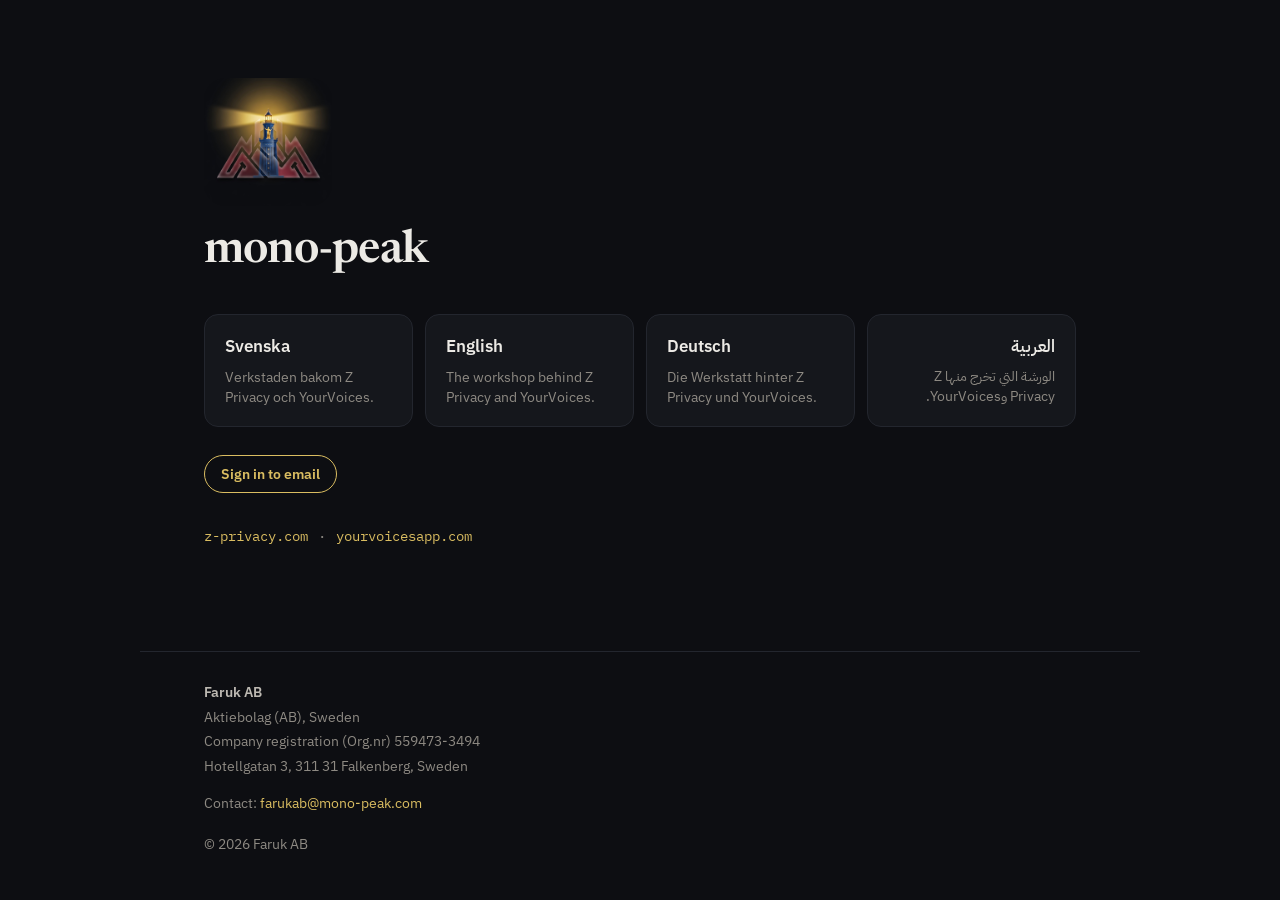
<file: site/index.html>
<!doctype html>
<html lang="en" dir="ltr">
<head>
<meta charset="utf-8">
<meta name="viewport" content="width=device-width, initial-scale=1">
<title>mono-peak</title>
<meta name="description" content="mono-peak — the workshop behind Z Privacy and YourVoices. Faruk AB, a Swedish limited company in Falkenberg.">
<meta name="referrer" content="no-referrer">
<link rel="icon" href="assets/logo-mark-32.png" sizes="32x32" type="image/png">
<link rel="icon" href="assets/logo-mark-64.png" sizes="64x64" type="image/png">
<link rel="apple-touch-icon" href="assets/logo-mark-180.png">
<link rel="stylesheet" href="assets/fonts.css">
<link rel="stylesheet" href="assets/site.css">
<link rel="canonical" href="https://mono-peak.com/">
<link rel="alternate" hreflang="sv" href="/sv/">
<link rel="alternate" hreflang="en" href="/en/">
<link rel="alternate" hreflang="de" href="/de/">
<link rel="alternate" hreflang="ar" href="/ar/">
<link rel="alternate" hreflang="x-default" href="/">
</head>
<body class="chooser">
<main>
<section class="hero">
  <span class="hero-mark big"><img src="assets/logo-mark-512.png" width="213" height="213" alt="mono-peak"></span>
  <h1 lang="en">mono-peak</h1>
  <div class="cards">
    <a class="card" href="/sv/" lang="sv" dir="ltr" hreflang="sv"><span class="cl">Svenska</span><span class="ci">Verkstaden bakom Z Privacy och YourVoices.</span></a>
    <a class="card" href="/en/" lang="en" dir="ltr" hreflang="en"><span class="cl">English</span><span class="ci">The workshop behind Z Privacy and YourVoices.</span></a>
    <a class="card" href="/de/" lang="de" dir="ltr" hreflang="de"><span class="cl">Deutsch</span><span class="ci">Die Werkstatt hinter Z Privacy und YourVoices.</span></a>
    <a class="card" href="/ar/" lang="ar" dir="rtl" hreflang="ar"><span class="cl">العربية</span><span class="ci">الورشة التي تخرج منها Z Privacy وYourVoices.</span></a>
  </div>
  <p class="signin-row"><a class="signin" href="/mail/" rel="nofollow">Sign in to email</a></p>
  <p class="links" lang="en" dir="ltr"><a href="https://z-privacy.com/" rel="noopener">z-privacy.com</a><span class="sep">·</span><a href="https://yourvoicesapp.com/" rel="noopener">yourvoicesapp.com</a></p>
</section>
</main>
<footer>
  <div class="legal"><div>Faruk AB</div><div>Aktiebolag (AB), Sweden</div><div>Company registration (Org.nr) 559473-3494</div><div>Hotellgatan 3, 311 31 Falkenberg, Sweden</div></div>
  <p class="legal-contact">Contact: <a href="mailto:farukab@mono-peak.com" dir="ltr">farukab@mono-peak.com</a></p>
  <p class="copy">© 2026 Faruk AB</p>
</footer>
</body>
</html>
</file>
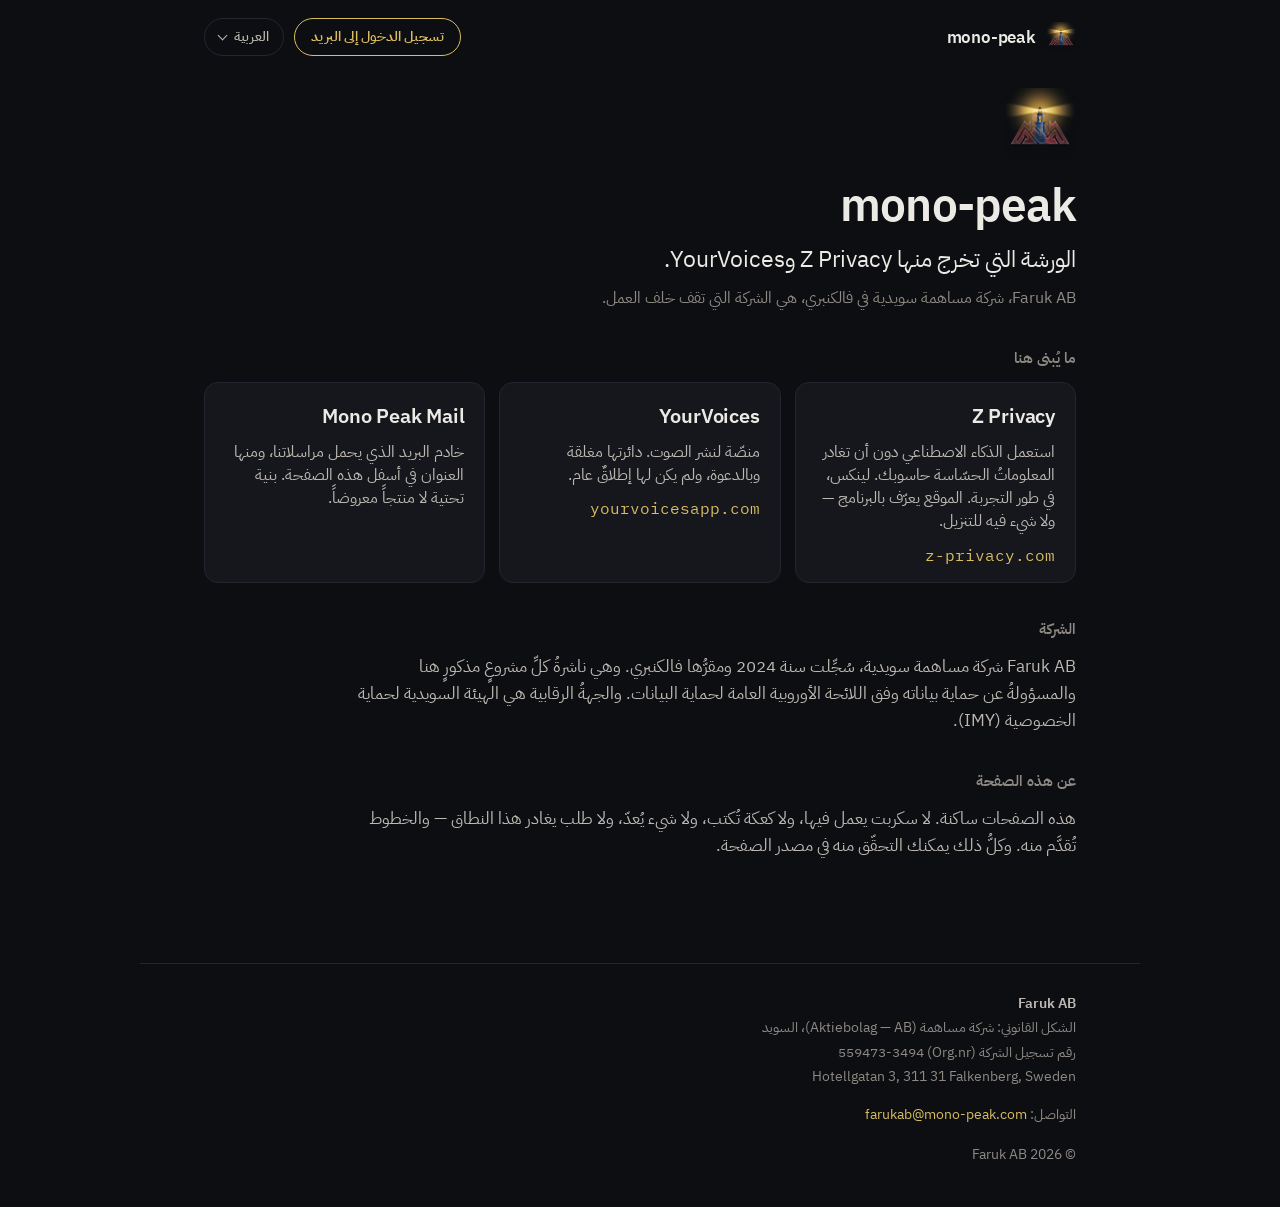
<file: site/ar/index.html>
<!doctype html>
<html lang="ar" dir="rtl">
<head>
<meta charset="utf-8">
<meta name="viewport" content="width=device-width, initial-scale=1">
<title>mono-peak — الورشة التي تخرج منها Z Privacy وYourVoices</title>
<meta name="description" content="mono-peak هو الاسم الذي يُبنى تحته العمل. Faruk AB، شركة مساهمة سويدية في فالكنبري، هي الشركة التي تقف خلف Z Privacy وYourVoices.">
<meta name="referrer" content="no-referrer">
<link rel="icon" href="../assets/logo-mark-32.png" sizes="32x32" type="image/png">
<link rel="icon" href="../assets/logo-mark-64.png" sizes="64x64" type="image/png">
<link rel="apple-touch-icon" href="../assets/logo-mark-180.png">
<link rel="stylesheet" href="../assets/fonts.css">
<link rel="stylesheet" href="../assets/site.css">
<link rel="canonical" href="https://mono-peak.com/ar/">
<link rel="alternate" hreflang="sv" href="/sv/">
<link rel="alternate" hreflang="en" href="/en/">
<link rel="alternate" hreflang="de" href="/de/">
<link rel="alternate" hreflang="ar" href="/ar/">
<link rel="alternate" hreflang="x-default" href="/">
</head>
<body>
<header class="top">
  <a class="mark" href="/ar/"><span class="mi"><img src="../assets/logo-mark-192.png" width="50" height="50" alt="" aria-hidden="true"></span><span class="wm" lang="en" dir="ltr">mono-peak</span></a>
  <div class="top-right">
  <a class="signin" href="/mail/" rel="nofollow">تسجيل الدخول إلى البريد</a>
  <nav class="menus" aria-label="اللغة">
    <details class="menu" name="topmenu">
      <summary lang="ar">العربية</summary>
      <div class="menu-panel"><a class="menu-item" href="/sv/" lang="sv" hreflang="sv">Svenska</a><a class="menu-item" href="/en/" lang="en" hreflang="en">English</a><a class="menu-item" href="/de/" lang="de" hreflang="de">Deutsch</a><a class="menu-item on" href="/ar/" lang="ar" hreflang="ar" dir="rtl" aria-current="page">العربية</a></div>
    </details>
  </nav>
  </div>
</header>
<main>
<section class="hero">
  <span class="hero-mark"><img src="../assets/logo-mark-512.png" width="120" height="120" alt="mono-peak"></span>
  <h1 lang="en">mono-peak</h1>
  <p class="hero-idea">الورشة التي تخرج منها Z Privacy وYourVoices.</p>
  <p class="hero-word">‏Faruk AB، شركة مساهمة سويدية في فالكنبري، هي الشركة التي تقف خلف العمل.</p>
</section>
<section id="projects">
  <h2>ما يُبنى هنا</h2>
  <div class="projs">
  <article class="proj">
    <h3><a href="https://z-privacy.com/" rel="noopener">Z Privacy</a></h3>
    <p>استعمل الذكاء الاصطناعي دون أن تغادر المعلوماتُ الحسّاسة حاسوبك. لينكس، في طور التجربة. الموقع يعرّف بالبرنامج — ولا شيء فيه للتنزيل.</p>
    <p class="where"><a href="https://z-privacy.com/" rel="noopener" dir="ltr">z-privacy.com</a></p>
  </article>
  <article class="proj">
    <h3><a href="https://yourvoicesapp.com/" rel="noopener">YourVoices</a></h3>
    <p>منصّة لنشر الصوت. دائرتها مغلقة وبالدعوة، ولم يكن لها إطلاقٌ عام.</p>
    <p class="where"><a href="https://yourvoicesapp.com/" rel="noopener" dir="ltr">yourvoicesapp.com</a></p>
  </article>
  <article class="proj">
    <h3>Mono Peak Mail</h3>
    <p>خادم البريد الذي يحمل مراسلاتنا، ومنها العنوان في أسفل هذه الصفحة. بنية تحتية لا منتجاً معروضاً.</p>
  </article>
  </div>
</section>
<section id="company">
  <h2>الشركة</h2>
  <p class="lead">‏Faruk AB شركة مساهمة سويدية، سُجِّلت سنة 2024 ومقرُّها فالكنبري. وهي ناشرةُ كلِّ مشروعٍ مذكورٍ هنا والمسؤولةُ عن حماية بياناته وفق اللائحة الأوروبية العامة لحماية البيانات. والجهةُ الرقابية هي الهيئة السويدية لحماية الخصوصية (IMY).</p>
</section>
<section id="thissite">
  <h2>عن هذه الصفحة</h2>
  <p class="lead">هذه الصفحات ساكنة. لا سكربت يعمل فيها، ولا كعكة تُكتب، ولا شيء يُعدّ، ولا طلب يغادر هذا النطاق — والخطوط تُقدَّم منه. وكلُّ ذلك يمكنك التحقّق منه في مصدر الصفحة.</p>
</section>
</main>
<footer>
  <div class="legal"><div>Faruk AB</div><div>الشكل القانوني: شركة مساهمة (Aktiebolag — AB)، السويد</div><div>رقم تسجيل الشركة (Org.nr) 559473-3494</div><div>Hotellgatan 3, 311 31 Falkenberg, Sweden</div></div>
  <p class="legal-contact">التواصل: <a href="mailto:farukab@mono-peak.com" dir="ltr">farukab@mono-peak.com</a></p>
  <p class="copy">© 2026 Faruk AB</p>
</footer>
</body>
</html>
</file>
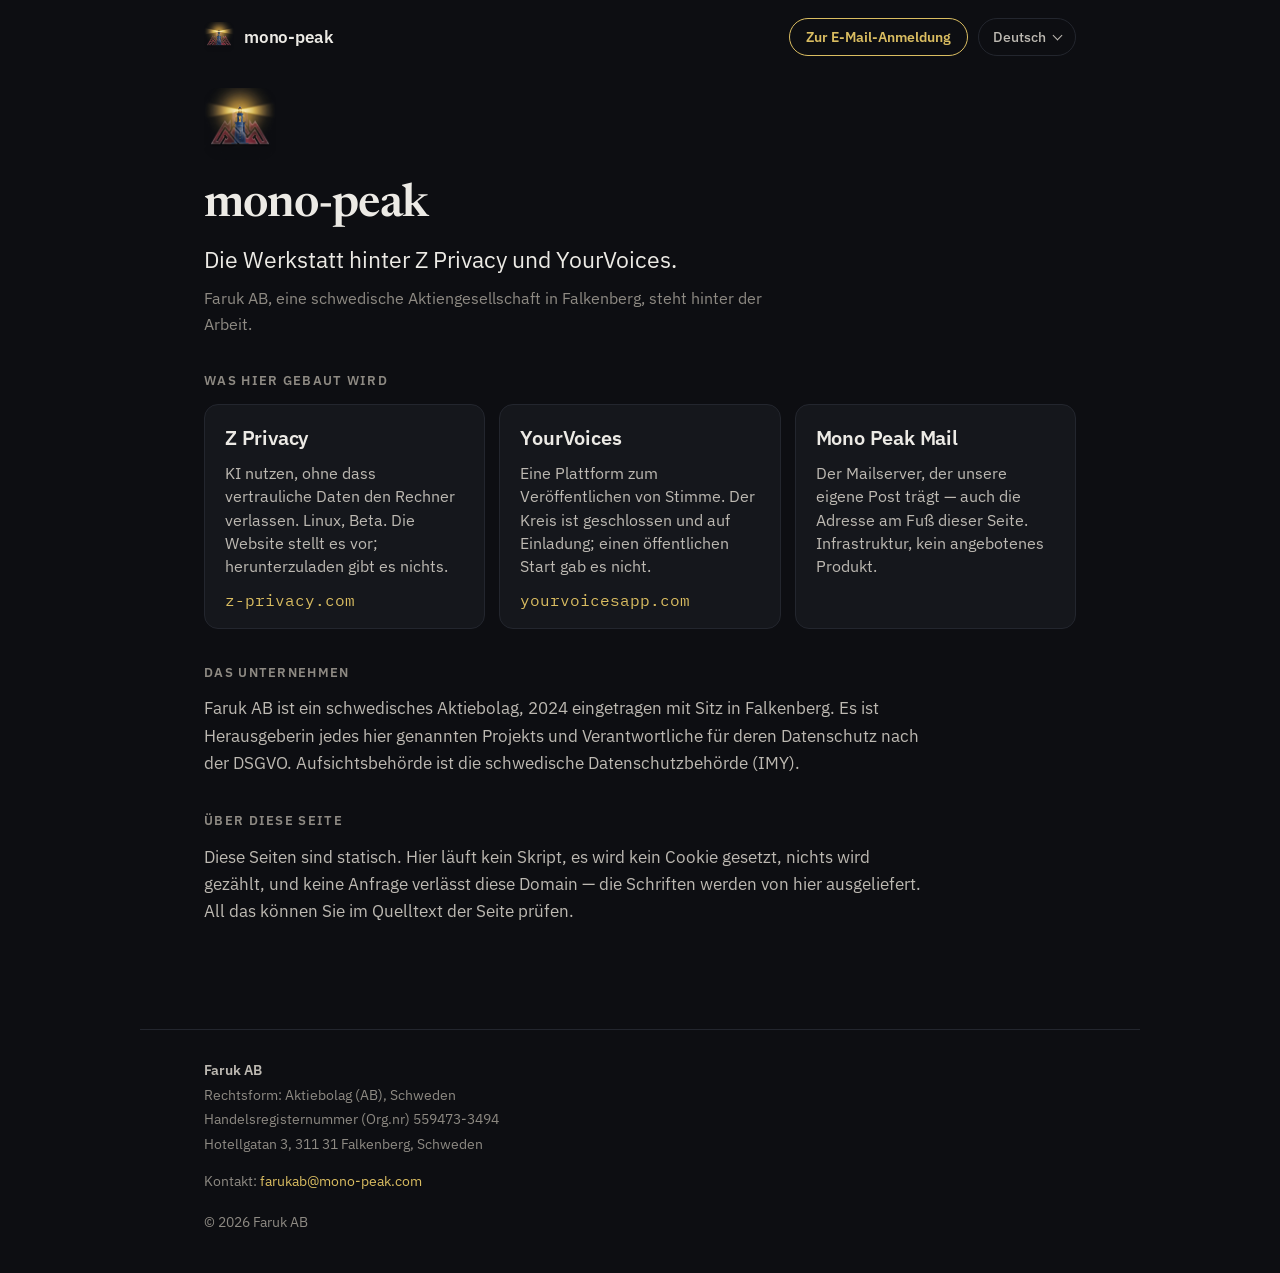
<file: site/de/index.html>
<!doctype html>
<html lang="de" dir="ltr">
<head>
<meta charset="utf-8">
<meta name="viewport" content="width=device-width, initial-scale=1">
<title>mono-peak — die Werkstatt hinter Z Privacy und YourVoices</title>
<meta name="description" content="mono-peak ist der Name, unter dem die Arbeit entsteht. Faruk AB, eine schwedische Aktiengesellschaft in Falkenberg, steht hinter Z Privacy und YourVoices.">
<meta name="referrer" content="no-referrer">
<link rel="icon" href="../assets/logo-mark-32.png" sizes="32x32" type="image/png">
<link rel="icon" href="../assets/logo-mark-64.png" sizes="64x64" type="image/png">
<link rel="apple-touch-icon" href="../assets/logo-mark-180.png">
<link rel="stylesheet" href="../assets/fonts.css">
<link rel="stylesheet" href="../assets/site.css">
<link rel="canonical" href="https://mono-peak.com/de/">
<link rel="alternate" hreflang="sv" href="/sv/">
<link rel="alternate" hreflang="en" href="/en/">
<link rel="alternate" hreflang="de" href="/de/">
<link rel="alternate" hreflang="ar" href="/ar/">
<link rel="alternate" hreflang="x-default" href="/">
</head>
<body>
<header class="top">
  <a class="mark" href="/de/"><span class="mi"><img src="../assets/logo-mark-192.png" width="50" height="50" alt="" aria-hidden="true"></span><span class="wm" lang="en" dir="ltr">mono-peak</span></a>
  <div class="top-right">
  <a class="signin" href="/mail/" rel="nofollow">Zur E-Mail-Anmeldung</a>
  <nav class="menus" aria-label="Sprache">
    <details class="menu" name="topmenu">
      <summary lang="de">Deutsch</summary>
      <div class="menu-panel"><a class="menu-item" href="/sv/" lang="sv" hreflang="sv">Svenska</a><a class="menu-item" href="/en/" lang="en" hreflang="en">English</a><a class="menu-item on" href="/de/" lang="de" hreflang="de" aria-current="page">Deutsch</a><a class="menu-item" href="/ar/" lang="ar" hreflang="ar" dir="rtl">العربية</a></div>
    </details>
  </nav>
  </div>
</header>
<main>
<section class="hero">
  <span class="hero-mark"><img src="../assets/logo-mark-512.png" width="120" height="120" alt="mono-peak"></span>
  <h1 lang="en">mono-peak</h1>
  <p class="hero-idea">Die Werkstatt hinter Z Privacy und YourVoices.</p>
  <p class="hero-word">Faruk AB, eine schwedische Aktiengesellschaft in Falkenberg, steht hinter der Arbeit.</p>
</section>
<section id="projects">
  <h2>Was hier gebaut wird</h2>
  <div class="projs">
  <article class="proj">
    <h3><a href="https://z-privacy.com/" rel="noopener">Z Privacy</a></h3>
    <p>KI nutzen, ohne dass vertrauliche Daten den Rechner verlassen. Linux, Beta. Die Website stellt es vor; herunterzuladen gibt es nichts.</p>
    <p class="where"><a href="https://z-privacy.com/" rel="noopener" dir="ltr">z-privacy.com</a></p>
  </article>
  <article class="proj">
    <h3><a href="https://yourvoicesapp.com/" rel="noopener">YourVoices</a></h3>
    <p>Eine Plattform zum Veröffentlichen von Stimme. Der Kreis ist geschlossen und auf Einladung; einen öffentlichen Start gab es nicht.</p>
    <p class="where"><a href="https://yourvoicesapp.com/" rel="noopener" dir="ltr">yourvoicesapp.com</a></p>
  </article>
  <article class="proj">
    <h3>Mono Peak Mail</h3>
    <p>Der Mailserver, der unsere eigene Post trägt — auch die Adresse am Fuß dieser Seite. Infrastruktur, kein angebotenes Produkt.</p>
  </article>
  </div>
</section>
<section id="company">
  <h2>Das Unternehmen</h2>
  <p class="lead">Faruk AB ist ein schwedisches Aktiebolag, 2024 eingetragen mit Sitz in Falkenberg. Es ist Herausgeberin jedes hier genannten Projekts und Verantwortliche für deren Datenschutz nach der DSGVO. Aufsichtsbehörde ist die schwedische Datenschutzbehörde (IMY).</p>
</section>
<section id="thissite">
  <h2>Über diese Seite</h2>
  <p class="lead">Diese Seiten sind statisch. Hier läuft kein Skript, es wird kein Cookie gesetzt, nichts wird gezählt, und keine Anfrage verlässt diese Domain — die Schriften werden von hier ausgeliefert. All das können Sie im Quelltext der Seite prüfen.</p>
</section>
</main>
<footer>
  <div class="legal"><div>Faruk AB</div><div>Rechtsform: Aktiebolag (AB), Schweden</div><div>Handelsregisternummer (Org.nr) 559473-3494</div><div>Hotellgatan 3, 311 31 Falkenberg, Schweden</div></div>
  <p class="legal-contact">Kontakt: <a href="mailto:farukab@mono-peak.com" dir="ltr">farukab@mono-peak.com</a></p>
  <p class="copy">© 2026 Faruk AB</p>
</footer>
</body>
</html>
</file>
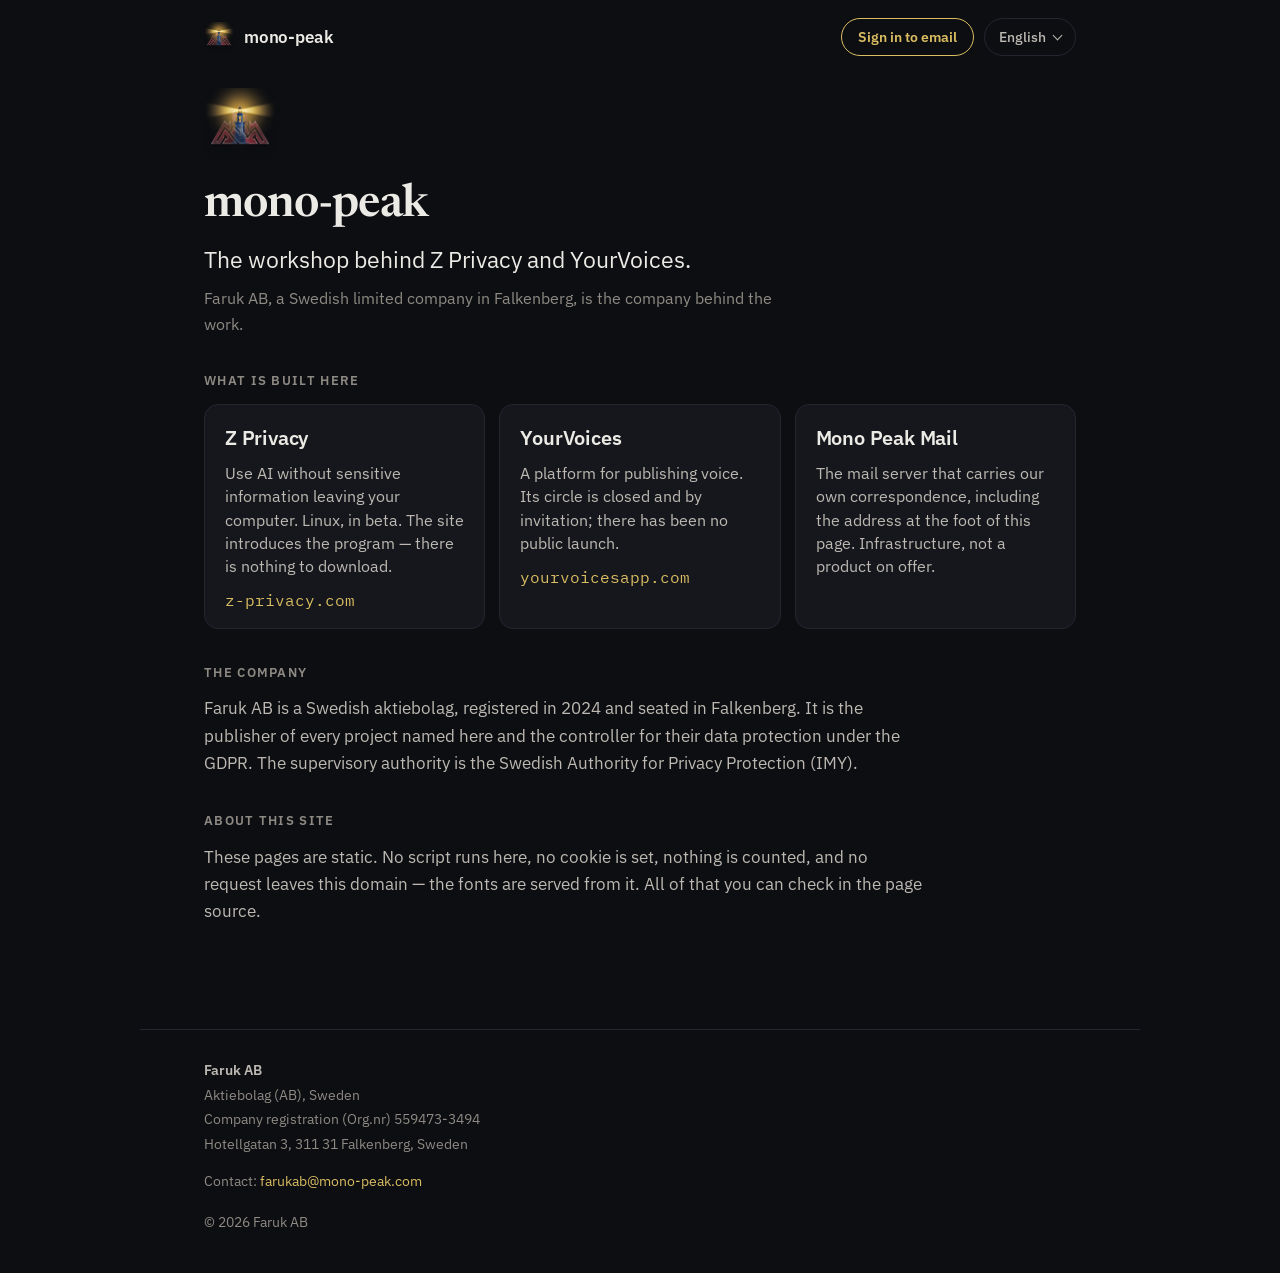
<file: site/en/index.html>
<!doctype html>
<html lang="en" dir="ltr">
<head>
<meta charset="utf-8">
<meta name="viewport" content="width=device-width, initial-scale=1">
<title>mono-peak — the workshop behind Z Privacy and YourVoices</title>
<meta name="description" content="mono-peak is the name the work is built under. Faruk AB, a Swedish limited company in Falkenberg, is behind Z Privacy and YourVoices.">
<meta name="referrer" content="no-referrer">
<link rel="icon" href="../assets/logo-mark-32.png" sizes="32x32" type="image/png">
<link rel="icon" href="../assets/logo-mark-64.png" sizes="64x64" type="image/png">
<link rel="apple-touch-icon" href="../assets/logo-mark-180.png">
<link rel="stylesheet" href="../assets/fonts.css">
<link rel="stylesheet" href="../assets/site.css">
<link rel="canonical" href="https://mono-peak.com/en/">
<link rel="alternate" hreflang="sv" href="/sv/">
<link rel="alternate" hreflang="en" href="/en/">
<link rel="alternate" hreflang="de" href="/de/">
<link rel="alternate" hreflang="ar" href="/ar/">
<link rel="alternate" hreflang="x-default" href="/">
</head>
<body>
<header class="top">
  <a class="mark" href="/en/"><span class="mi"><img src="../assets/logo-mark-192.png" width="50" height="50" alt="" aria-hidden="true"></span><span class="wm" lang="en" dir="ltr">mono-peak</span></a>
  <div class="top-right">
  <a class="signin" href="/mail/" rel="nofollow">Sign in to email</a>
  <nav class="menus" aria-label="Language">
    <details class="menu" name="topmenu">
      <summary lang="en">English</summary>
      <div class="menu-panel"><a class="menu-item" href="/sv/" lang="sv" hreflang="sv">Svenska</a><a class="menu-item on" href="/en/" lang="en" hreflang="en" aria-current="page">English</a><a class="menu-item" href="/de/" lang="de" hreflang="de">Deutsch</a><a class="menu-item" href="/ar/" lang="ar" hreflang="ar" dir="rtl">العربية</a></div>
    </details>
  </nav>
  </div>
</header>
<main>
<section class="hero">
  <span class="hero-mark"><img src="../assets/logo-mark-512.png" width="120" height="120" alt="mono-peak"></span>
  <h1 lang="en">mono-peak</h1>
  <p class="hero-idea">The workshop behind Z Privacy and YourVoices.</p>
  <p class="hero-word">Faruk AB, a Swedish limited company in Falkenberg, is the company behind the work.</p>
</section>
<section id="projects">
  <h2>What is built here</h2>
  <div class="projs">
  <article class="proj">
    <h3><a href="https://z-privacy.com/" rel="noopener">Z Privacy</a></h3>
    <p>Use AI without sensitive information leaving your computer. Linux, in beta. The site introduces the program — there is nothing to download.</p>
    <p class="where"><a href="https://z-privacy.com/" rel="noopener" dir="ltr">z-privacy.com</a></p>
  </article>
  <article class="proj">
    <h3><a href="https://yourvoicesapp.com/" rel="noopener">YourVoices</a></h3>
    <p>A platform for publishing voice. Its circle is closed and by invitation; there has been no public launch.</p>
    <p class="where"><a href="https://yourvoicesapp.com/" rel="noopener" dir="ltr">yourvoicesapp.com</a></p>
  </article>
  <article class="proj">
    <h3>Mono Peak Mail</h3>
    <p>The mail server that carries our own correspondence, including the address at the foot of this page. Infrastructure, not a product on offer.</p>
  </article>
  </div>
</section>
<section id="company">
  <h2>The company</h2>
  <p class="lead">Faruk AB is a Swedish aktiebolag, registered in 2024 and seated in Falkenberg. It is the publisher of every project named here and the controller for their data protection under the GDPR. The supervisory authority is the Swedish Authority for Privacy Protection (IMY).</p>
</section>
<section id="thissite">
  <h2>About this site</h2>
  <p class="lead">These pages are static. No script runs here, no cookie is set, nothing is counted, and no request leaves this domain — the fonts are served from it. All of that you can check in the page source.</p>
</section>
</main>
<footer>
  <div class="legal"><div>Faruk AB</div><div>Aktiebolag (AB), Sweden</div><div>Company registration (Org.nr) 559473-3494</div><div>Hotellgatan 3, 311 31 Falkenberg, Sweden</div></div>
  <p class="legal-contact">Contact: <a href="mailto:farukab@mono-peak.com" dir="ltr">farukab@mono-peak.com</a></p>
  <p class="copy">© 2026 Faruk AB</p>
</footer>
</body>
</html>
</file>
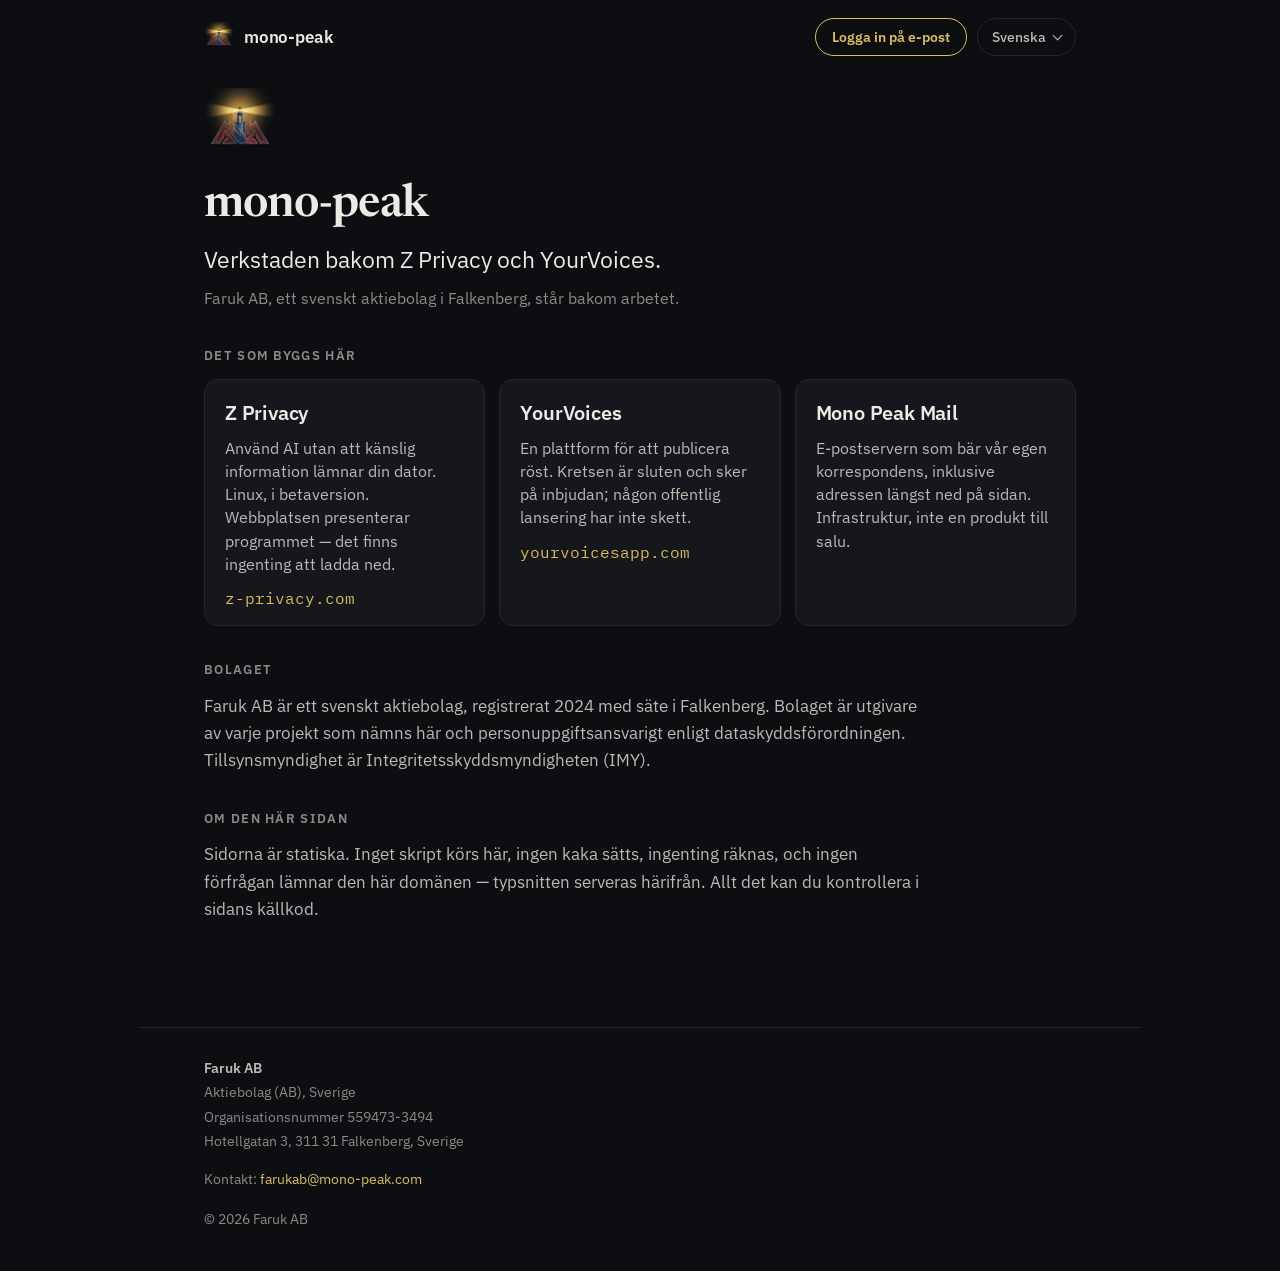
<file: site/sv/index.html>
<!doctype html>
<html lang="sv" dir="ltr">
<head>
<meta charset="utf-8">
<meta name="viewport" content="width=device-width, initial-scale=1">
<title>mono-peak — verkstaden bakom Z Privacy och YourVoices</title>
<meta name="description" content="mono-peak är namnet arbetet byggs under. Faruk AB, ett svenskt aktiebolag i Falkenberg, står bakom Z Privacy och YourVoices.">
<meta name="referrer" content="no-referrer">
<link rel="icon" href="../assets/logo-mark-32.png" sizes="32x32" type="image/png">
<link rel="icon" href="../assets/logo-mark-64.png" sizes="64x64" type="image/png">
<link rel="apple-touch-icon" href="../assets/logo-mark-180.png">
<link rel="stylesheet" href="../assets/fonts.css">
<link rel="stylesheet" href="../assets/site.css">
<link rel="canonical" href="https://mono-peak.com/sv/">
<link rel="alternate" hreflang="sv" href="/sv/">
<link rel="alternate" hreflang="en" href="/en/">
<link rel="alternate" hreflang="de" href="/de/">
<link rel="alternate" hreflang="ar" href="/ar/">
<link rel="alternate" hreflang="x-default" href="/">
</head>
<body>
<header class="top">
  <a class="mark" href="/sv/"><span class="mi"><img src="../assets/logo-mark-192.png" width="50" height="50" alt="" aria-hidden="true"></span><span class="wm" lang="en" dir="ltr">mono-peak</span></a>
  <div class="top-right">
  <a class="signin" href="/mail/" rel="nofollow">Logga in på e-post</a>
  <nav class="menus" aria-label="Språk">
    <details class="menu" name="topmenu">
      <summary lang="sv">Svenska</summary>
      <div class="menu-panel"><a class="menu-item on" href="/sv/" lang="sv" hreflang="sv" aria-current="page">Svenska</a><a class="menu-item" href="/en/" lang="en" hreflang="en">English</a><a class="menu-item" href="/de/" lang="de" hreflang="de">Deutsch</a><a class="menu-item" href="/ar/" lang="ar" hreflang="ar" dir="rtl">العربية</a></div>
    </details>
  </nav>
  </div>
</header>
<main>
<section class="hero">
  <span class="hero-mark"><img src="../assets/logo-mark-512.png" width="120" height="120" alt="mono-peak"></span>
  <h1 lang="en">mono-peak</h1>
  <p class="hero-idea">Verkstaden bakom Z Privacy och YourVoices.</p>
  <p class="hero-word">Faruk AB, ett svenskt aktiebolag i Falkenberg, står bakom arbetet.</p>
</section>
<section id="projects">
  <h2>Det som byggs här</h2>
  <div class="projs">
  <article class="proj">
    <h3><a href="https://z-privacy.com/" rel="noopener">Z Privacy</a></h3>
    <p>Använd AI utan att känslig information lämnar din dator. Linux, i betaversion. Webbplatsen presenterar programmet — det finns ingenting att ladda ned.</p>
    <p class="where"><a href="https://z-privacy.com/" rel="noopener" dir="ltr">z-privacy.com</a></p>
  </article>
  <article class="proj">
    <h3><a href="https://yourvoicesapp.com/" rel="noopener">YourVoices</a></h3>
    <p>En plattform för att publicera röst. Kretsen är sluten och sker på inbjudan; någon offentlig lansering har inte skett.</p>
    <p class="where"><a href="https://yourvoicesapp.com/" rel="noopener" dir="ltr">yourvoicesapp.com</a></p>
  </article>
  <article class="proj">
    <h3>Mono Peak Mail</h3>
    <p>E-postservern som bär vår egen korrespondens, inklusive adressen längst ned på sidan. Infrastruktur, inte en produkt till salu.</p>
  </article>
  </div>
</section>
<section id="company">
  <h2>Bolaget</h2>
  <p class="lead">Faruk AB är ett svenskt aktiebolag, registrerat 2024 med säte i Falkenberg. Bolaget är utgivare av varje projekt som nämns här och personuppgiftsansvarigt enligt dataskyddsförordningen. Tillsynsmyndighet är Integritetsskyddsmyndigheten (IMY).</p>
</section>
<section id="thissite">
  <h2>Om den här sidan</h2>
  <p class="lead">Sidorna är statiska. Inget skript körs här, ingen kaka sätts, ingenting räknas, och ingen förfrågan lämnar den här domänen — typsnitten serveras härifrån. Allt det kan du kontrollera i sidans källkod.</p>
</section>
</main>
<footer>
  <div class="legal"><div>Faruk AB</div><div>Aktiebolag (AB), Sverige</div><div>Organisationsnummer 559473-3494</div><div>Hotellgatan 3, 311 31 Falkenberg, Sverige</div></div>
  <p class="legal-contact">Kontakt: <a href="mailto:farukab@mono-peak.com" dir="ltr">farukab@mono-peak.com</a></p>
  <p class="copy">© 2026 Faruk AB</p>
</footer>
</body>
</html>
</file>
<file: site/assets/fonts.css>
/* Self-hosted. Generated from Google Fonts CSS, then every file fetched and
   rewritten to a local path: this page makes no request to any third party.
   Newsreader, IBM Plex Sans, IBM Plex Sans Arabic, IBM Plex Mono — SIL Open Font License 1.1. */
/* vietnamese */
@font-face {
  font-family: 'Newsreader';
  font-style: normal;
  font-weight: 400;
  font-display: swap;
  src: url(./fonts/cY9AfjOCX1hbuyalUrK439HyjJBG-1c520e8540.woff2) format('woff2');
  unicode-range: U+0102-0103, U+0110-0111, U+0128-0129, U+0168-0169, U+01A0-01A1, U+01AF-01B0, U+0300-0301, U+0303-0304, U+0308-0309, U+0323, U+0329, U+1EA0-1EF9, U+20AB;
}
/* latin-ext */
@font-face {
  font-family: 'Newsreader';
  font-style: normal;
  font-weight: 400;
  font-display: swap;
  src: url(./fonts/cY9AfjOCX1hbuyalUrK439DyjJBG-a6a2a4bf8d.woff2) format('woff2');
  unicode-range: U+0100-02BA, U+02BD-02C5, U+02C7-02CC, U+02CE-02D7, U+02DD-02FF, U+0304, U+0308, U+0329, U+1D00-1DBF, U+1E00-1E9F, U+1EF2-1EFF, U+2020, U+20A0-20AB, U+20AD-20C0, U+2113, U+2C60-2C7F, U+A720-A7FF;
}
/* latin */
@font-face {
  font-family: 'Newsreader';
  font-style: normal;
  font-weight: 400;
  font-display: swap;
  src: url(./fonts/cY9AfjOCX1hbuyalUrK4397yjA-f24c321523.woff2) format('woff2');
  unicode-range: U+0000-00FF, U+0131, U+0152-0153, U+02BB-02BC, U+02C6, U+02DA, U+02DC, U+0304, U+0308, U+0329, U+2000-206F, U+20AC, U+2122, U+2191, U+2193, U+2212, U+2215, U+FEFF, U+FFFD;
}
/* vietnamese */
@font-face {
  font-family: 'Newsreader';
  font-style: normal;
  font-weight: 600;
  font-display: swap;
  src: url(./fonts/cY9AfjOCX1hbuyalUrK439HyjJBG-1c520e8540.woff2) format('woff2');
  unicode-range: U+0102-0103, U+0110-0111, U+0128-0129, U+0168-0169, U+01A0-01A1, U+01AF-01B0, U+0300-0301, U+0303-0304, U+0308-0309, U+0323, U+0329, U+1EA0-1EF9, U+20AB;
}
/* latin-ext */
@font-face {
  font-family: 'Newsreader';
  font-style: normal;
  font-weight: 600;
  font-display: swap;
  src: url(./fonts/cY9AfjOCX1hbuyalUrK439DyjJBG-a6a2a4bf8d.woff2) format('woff2');
  unicode-range: U+0100-02BA, U+02BD-02C5, U+02C7-02CC, U+02CE-02D7, U+02DD-02FF, U+0304, U+0308, U+0329, U+1D00-1DBF, U+1E00-1E9F, U+1EF2-1EFF, U+2020, U+20A0-20AB, U+20AD-20C0, U+2113, U+2C60-2C7F, U+A720-A7FF;
}
/* latin */
@font-face {
  font-family: 'Newsreader';
  font-style: normal;
  font-weight: 600;
  font-display: swap;
  src: url(./fonts/cY9AfjOCX1hbuyalUrK4397yjA-f24c321523.woff2) format('woff2');
  unicode-range: U+0000-00FF, U+0131, U+0152-0153, U+02BB-02BC, U+02C6, U+02DA, U+02DC, U+0304, U+0308, U+0329, U+2000-206F, U+20AC, U+2122, U+2191, U+2193, U+2212, U+2215, U+FEFF, U+FFFD;
}

/* cyrillic-ext */
@font-face {
  font-family: 'IBM Plex Sans';
  font-style: normal;
  font-weight: 400;
  font-stretch: 100%;
  font-display: swap;
  src: url(./fonts/zYXzKVElMYYaJe8bpLHnCwDKr932-G7dytD-Dmu1syxTKYbABA-a6dd227681.woff2) format('woff2');
  unicode-range: U+0460-052F, U+1C80-1C8A, U+20B4, U+2DE0-2DFF, U+A640-A69F, U+FE2E-FE2F;
}
/* cyrillic */
@font-face {
  font-family: 'IBM Plex Sans';
  font-style: normal;
  font-weight: 400;
  font-stretch: 100%;
  font-display: swap;
  src: url(./fonts/zYXzKVElMYYaJe8bpLHnCwDKr932-G7dytD-Dmu1syxaKYbABA-0564cf0e90.woff2) format('woff2');
  unicode-range: U+0301, U+0400-045F, U+0490-0491, U+04B0-04B1, U+2116;
}
/* greek */
@font-face {
  font-family: 'IBM Plex Sans';
  font-style: normal;
  font-weight: 400;
  font-stretch: 100%;
  font-display: swap;
  src: url(./fonts/zYXzKVElMYYaJe8bpLHnCwDKr932-G7dytD-Dmu1syxdKYbABA-92e63ec106.woff2) format('woff2');
  unicode-range: U+0370-0377, U+037A-037F, U+0384-038A, U+038C, U+038E-03A1, U+03A3-03FF;
}
/* vietnamese */
@font-face {
  font-family: 'IBM Plex Sans';
  font-style: normal;
  font-weight: 400;
  font-stretch: 100%;
  font-display: swap;
  src: url(./fonts/zYXzKVElMYYaJe8bpLHnCwDKr932-G7dytD-Dmu1syxRKYbABA-c73940f4fb.woff2) format('woff2');
  unicode-range: U+0102-0103, U+0110-0111, U+0128-0129, U+0168-0169, U+01A0-01A1, U+01AF-01B0, U+0300-0301, U+0303-0304, U+0308-0309, U+0323, U+0329, U+1EA0-1EF9, U+20AB;
}
/* latin-ext */
@font-face {
  font-family: 'IBM Plex Sans';
  font-style: normal;
  font-weight: 400;
  font-stretch: 100%;
  font-display: swap;
  src: url(./fonts/zYXzKVElMYYaJe8bpLHnCwDKr932-G7dytD-Dmu1syxQKYbABA-632855d1d7.woff2) format('woff2');
  unicode-range: U+0100-02BA, U+02BD-02C5, U+02C7-02CC, U+02CE-02D7, U+02DD-02FF, U+0304, U+0308, U+0329, U+1D00-1DBF, U+1E00-1E9F, U+1EF2-1EFF, U+2020, U+20A0-20AB, U+20AD-20C0, U+2113, U+2C60-2C7F, U+A720-A7FF;
}
/* latin */
@font-face {
  font-family: 'IBM Plex Sans';
  font-style: normal;
  font-weight: 400;
  font-stretch: 100%;
  font-display: swap;
  src: url(./fonts/zYXzKVElMYYaJe8bpLHnCwDKr932-G7dytD-Dmu1syxeKYY-868a235a9c.woff2) format('woff2');
  unicode-range: U+0000-00FF, U+0131, U+0152-0153, U+02BB-02BC, U+02C6, U+02DA, U+02DC, U+0304, U+0308, U+0329, U+2000-206F, U+20AC, U+2122, U+2191, U+2193, U+2212, U+2215, U+FEFF, U+FFFD;
}
/* cyrillic-ext */
@font-face {
  font-family: 'IBM Plex Sans';
  font-style: normal;
  font-weight: 500;
  font-stretch: 100%;
  font-display: swap;
  src: url(./fonts/zYXzKVElMYYaJe8bpLHnCwDKr932-G7dytD-Dmu1syxTKYbABA-a6dd227681.woff2) format('woff2');
  unicode-range: U+0460-052F, U+1C80-1C8A, U+20B4, U+2DE0-2DFF, U+A640-A69F, U+FE2E-FE2F;
}
/* cyrillic */
@font-face {
  font-family: 'IBM Plex Sans';
  font-style: normal;
  font-weight: 500;
  font-stretch: 100%;
  font-display: swap;
  src: url(./fonts/zYXzKVElMYYaJe8bpLHnCwDKr932-G7dytD-Dmu1syxaKYbABA-0564cf0e90.woff2) format('woff2');
  unicode-range: U+0301, U+0400-045F, U+0490-0491, U+04B0-04B1, U+2116;
}
/* greek */
@font-face {
  font-family: 'IBM Plex Sans';
  font-style: normal;
  font-weight: 500;
  font-stretch: 100%;
  font-display: swap;
  src: url(./fonts/zYXzKVElMYYaJe8bpLHnCwDKr932-G7dytD-Dmu1syxdKYbABA-92e63ec106.woff2) format('woff2');
  unicode-range: U+0370-0377, U+037A-037F, U+0384-038A, U+038C, U+038E-03A1, U+03A3-03FF;
}
/* vietnamese */
@font-face {
  font-family: 'IBM Plex Sans';
  font-style: normal;
  font-weight: 500;
  font-stretch: 100%;
  font-display: swap;
  src: url(./fonts/zYXzKVElMYYaJe8bpLHnCwDKr932-G7dytD-Dmu1syxRKYbABA-c73940f4fb.woff2) format('woff2');
  unicode-range: U+0102-0103, U+0110-0111, U+0128-0129, U+0168-0169, U+01A0-01A1, U+01AF-01B0, U+0300-0301, U+0303-0304, U+0308-0309, U+0323, U+0329, U+1EA0-1EF9, U+20AB;
}
/* latin-ext */
@font-face {
  font-family: 'IBM Plex Sans';
  font-style: normal;
  font-weight: 500;
  font-stretch: 100%;
  font-display: swap;
  src: url(./fonts/zYXzKVElMYYaJe8bpLHnCwDKr932-G7dytD-Dmu1syxQKYbABA-632855d1d7.woff2) format('woff2');
  unicode-range: U+0100-02BA, U+02BD-02C5, U+02C7-02CC, U+02CE-02D7, U+02DD-02FF, U+0304, U+0308, U+0329, U+1D00-1DBF, U+1E00-1E9F, U+1EF2-1EFF, U+2020, U+20A0-20AB, U+20AD-20C0, U+2113, U+2C60-2C7F, U+A720-A7FF;
}
/* latin */
@font-face {
  font-family: 'IBM Plex Sans';
  font-style: normal;
  font-weight: 500;
  font-stretch: 100%;
  font-display: swap;
  src: url(./fonts/zYXzKVElMYYaJe8bpLHnCwDKr932-G7dytD-Dmu1syxeKYY-868a235a9c.woff2) format('woff2');
  unicode-range: U+0000-00FF, U+0131, U+0152-0153, U+02BB-02BC, U+02C6, U+02DA, U+02DC, U+0304, U+0308, U+0329, U+2000-206F, U+20AC, U+2122, U+2191, U+2193, U+2212, U+2215, U+FEFF, U+FFFD;
}
/* cyrillic-ext */
@font-face {
  font-family: 'IBM Plex Sans';
  font-style: normal;
  font-weight: 600;
  font-stretch: 100%;
  font-display: swap;
  src: url(./fonts/zYXzKVElMYYaJe8bpLHnCwDKr932-G7dytD-Dmu1syxTKYbABA-a6dd227681.woff2) format('woff2');
  unicode-range: U+0460-052F, U+1C80-1C8A, U+20B4, U+2DE0-2DFF, U+A640-A69F, U+FE2E-FE2F;
}
/* cyrillic */
@font-face {
  font-family: 'IBM Plex Sans';
  font-style: normal;
  font-weight: 600;
  font-stretch: 100%;
  font-display: swap;
  src: url(./fonts/zYXzKVElMYYaJe8bpLHnCwDKr932-G7dytD-Dmu1syxaKYbABA-0564cf0e90.woff2) format('woff2');
  unicode-range: U+0301, U+0400-045F, U+0490-0491, U+04B0-04B1, U+2116;
}
/* greek */
@font-face {
  font-family: 'IBM Plex Sans';
  font-style: normal;
  font-weight: 600;
  font-stretch: 100%;
  font-display: swap;
  src: url(./fonts/zYXzKVElMYYaJe8bpLHnCwDKr932-G7dytD-Dmu1syxdKYbABA-92e63ec106.woff2) format('woff2');
  unicode-range: U+0370-0377, U+037A-037F, U+0384-038A, U+038C, U+038E-03A1, U+03A3-03FF;
}
/* vietnamese */
@font-face {
  font-family: 'IBM Plex Sans';
  font-style: normal;
  font-weight: 600;
  font-stretch: 100%;
  font-display: swap;
  src: url(./fonts/zYXzKVElMYYaJe8bpLHnCwDKr932-G7dytD-Dmu1syxRKYbABA-c73940f4fb.woff2) format('woff2');
  unicode-range: U+0102-0103, U+0110-0111, U+0128-0129, U+0168-0169, U+01A0-01A1, U+01AF-01B0, U+0300-0301, U+0303-0304, U+0308-0309, U+0323, U+0329, U+1EA0-1EF9, U+20AB;
}
/* latin-ext */
@font-face {
  font-family: 'IBM Plex Sans';
  font-style: normal;
  font-weight: 600;
  font-stretch: 100%;
  font-display: swap;
  src: url(./fonts/zYXzKVElMYYaJe8bpLHnCwDKr932-G7dytD-Dmu1syxQKYbABA-632855d1d7.woff2) format('woff2');
  unicode-range: U+0100-02BA, U+02BD-02C5, U+02C7-02CC, U+02CE-02D7, U+02DD-02FF, U+0304, U+0308, U+0329, U+1D00-1DBF, U+1E00-1E9F, U+1EF2-1EFF, U+2020, U+20A0-20AB, U+20AD-20C0, U+2113, U+2C60-2C7F, U+A720-A7FF;
}
/* latin */
@font-face {
  font-family: 'IBM Plex Sans';
  font-style: normal;
  font-weight: 600;
  font-stretch: 100%;
  font-display: swap;
  src: url(./fonts/zYXzKVElMYYaJe8bpLHnCwDKr932-G7dytD-Dmu1syxeKYY-868a235a9c.woff2) format('woff2');
  unicode-range: U+0000-00FF, U+0131, U+0152-0153, U+02BB-02BC, U+02C6, U+02DA, U+02DC, U+0304, U+0308, U+0329, U+2000-206F, U+20AC, U+2122, U+2191, U+2193, U+2212, U+2215, U+FEFF, U+FFFD;
}

/* arabic */
@font-face {
  font-family: 'IBM Plex Sans Arabic';
  font-style: normal;
  font-weight: 400;
  font-display: swap;
  src: url(./fonts/Qw3CZRtWPQCuHme67tEYUIx3Kh0PHR9N6Ys43PWrfQ-e55808264f.woff2) format('woff2');
  unicode-range: U+0600-06FF, U+0750-077F, U+0870-088E, U+0890-0891, U+0897-08E1, U+08E3-08FF, U+200C-200E, U+2010-2011, U+204F, U+2E41, U+FB50-FDFF, U+FE70-FE74, U+FE76-FEFC, U+102E0-102FB, U+10E60-10E7E, U+10EC2-10EC4, U+10EFC-10EFF, U+1EE00-1EE03, U+1EE05-1EE1F, U+1EE21-1EE22, U+1EE24, U+1EE27, U+1EE29-1EE32, U+1EE34-1EE37, U+1EE39, U+1EE3B, U+1EE42, U+1EE47, U+1EE49, U+1EE4B, U+1EE4D-1EE4F, U+1EE51-1EE52, U+1EE54, U+1EE57, U+1EE59, U+1EE5B, U+1EE5D, U+1EE5F, U+1EE61-1EE62, U+1EE64, U+1EE67-1EE6A, U+1EE6C-1EE72, U+1EE74-1EE77, U+1EE79-1EE7C, U+1EE7E, U+1EE80-1EE89, U+1EE8B-1EE9B, U+1EEA1-1EEA3, U+1EEA5-1EEA9, U+1EEAB-1EEBB, U+1EEF0-1EEF1;
}
/* cyrillic-ext */
@font-face {
  font-family: 'IBM Plex Sans Arabic';
  font-style: normal;
  font-weight: 400;
  font-display: swap;
  src: url(./fonts/Qw3CZRtWPQCuHme67tEYUIx3Kh0PHR9N6Ysw3PWrfQ-fe99832443.woff2) format('woff2');
  unicode-range: U+0460-052F, U+1C80-1C8A, U+20B4, U+2DE0-2DFF, U+A640-A69F, U+FE2E-FE2F;
}
/* latin-ext */
@font-face {
  font-family: 'IBM Plex Sans Arabic';
  font-style: normal;
  font-weight: 400;
  font-display: swap;
  src: url(./fonts/Qw3CZRtWPQCuHme67tEYUIx3Kh0PHR9N6Ysz3PWrfQ-a9185001b7.woff2) format('woff2');
  unicode-range: U+0100-02BA, U+02BD-02C5, U+02C7-02CC, U+02CE-02D7, U+02DD-02FF, U+0304, U+0308, U+0329, U+1D00-1DBF, U+1E00-1E9F, U+1EF2-1EFF, U+2020, U+20A0-20AB, U+20AD-20C0, U+2113, U+2C60-2C7F, U+A720-A7FF;
}
/* latin */
@font-face {
  font-family: 'IBM Plex Sans Arabic';
  font-style: normal;
  font-weight: 400;
  font-display: swap;
  src: url(./fonts/Qw3CZRtWPQCuHme67tEYUIx3Kh0PHR9N6Ys93PU-5d0529032f.woff2) format('woff2');
  unicode-range: U+0000-00FF, U+0131, U+0152-0153, U+02BB-02BC, U+02C6, U+02DA, U+02DC, U+0304, U+0308, U+0329, U+2000-206F, U+20AC, U+2122, U+2191, U+2193, U+2212, U+2215, U+FEFF, U+FFFD;
}
/* arabic */
@font-face {
  font-family: 'IBM Plex Sans Arabic';
  font-style: normal;
  font-weight: 500;
  font-display: swap;
  src: url(./fonts/Qw3NZRtWPQCuHme67tEYUIx3Kh0PHR9N6YPO_-CRXMR5Kw-215a0591c7.woff2) format('woff2');
  unicode-range: U+0600-06FF, U+0750-077F, U+0870-088E, U+0890-0891, U+0897-08E1, U+08E3-08FF, U+200C-200E, U+2010-2011, U+204F, U+2E41, U+FB50-FDFF, U+FE70-FE74, U+FE76-FEFC, U+102E0-102FB, U+10E60-10E7E, U+10EC2-10EC4, U+10EFC-10EFF, U+1EE00-1EE03, U+1EE05-1EE1F, U+1EE21-1EE22, U+1EE24, U+1EE27, U+1EE29-1EE32, U+1EE34-1EE37, U+1EE39, U+1EE3B, U+1EE42, U+1EE47, U+1EE49, U+1EE4B, U+1EE4D-1EE4F, U+1EE51-1EE52, U+1EE54, U+1EE57, U+1EE59, U+1EE5B, U+1EE5D, U+1EE5F, U+1EE61-1EE62, U+1EE64, U+1EE67-1EE6A, U+1EE6C-1EE72, U+1EE74-1EE77, U+1EE79-1EE7C, U+1EE7E, U+1EE80-1EE89, U+1EE8B-1EE9B, U+1EEA1-1EEA3, U+1EEA5-1EEA9, U+1EEAB-1EEBB, U+1EEF0-1EEF1;
}
/* cyrillic-ext */
@font-face {
  font-family: 'IBM Plex Sans Arabic';
  font-style: normal;
  font-weight: 500;
  font-display: swap;
  src: url(./fonts/Qw3NZRtWPQCuHme67tEYUIx3Kh0PHR9N6YPO_-CZXMR5Kw-f4165af5fe.woff2) format('woff2');
  unicode-range: U+0460-052F, U+1C80-1C8A, U+20B4, U+2DE0-2DFF, U+A640-A69F, U+FE2E-FE2F;
}
/* latin-ext */
@font-face {
  font-family: 'IBM Plex Sans Arabic';
  font-style: normal;
  font-weight: 500;
  font-display: swap;
  src: url(./fonts/Qw3NZRtWPQCuHme67tEYUIx3Kh0PHR9N6YPO_-CaXMR5Kw-6e5f25ddcf.woff2) format('woff2');
  unicode-range: U+0100-02BA, U+02BD-02C5, U+02C7-02CC, U+02CE-02D7, U+02DD-02FF, U+0304, U+0308, U+0329, U+1D00-1DBF, U+1E00-1E9F, U+1EF2-1EFF, U+2020, U+20A0-20AB, U+20AD-20C0, U+2113, U+2C60-2C7F, U+A720-A7FF;
}
/* latin */
@font-face {
  font-family: 'IBM Plex Sans Arabic';
  font-style: normal;
  font-weight: 500;
  font-display: swap;
  src: url(./fonts/Qw3NZRtWPQCuHme67tEYUIx3Kh0PHR9N6YPO_-CUXMQ-9b30723842.woff2) format('woff2');
  unicode-range: U+0000-00FF, U+0131, U+0152-0153, U+02BB-02BC, U+02C6, U+02DA, U+02DC, U+0304, U+0308, U+0329, U+2000-206F, U+20AC, U+2122, U+2191, U+2193, U+2212, U+2215, U+FEFF, U+FFFD;
}
/* arabic */
@font-face {
  font-family: 'IBM Plex Sans Arabic';
  font-style: normal;
  font-weight: 600;
  font-display: swap;
  src: url(./fonts/Qw3NZRtWPQCuHme67tEYUIx3Kh0PHR9N6YPi-OCRXMR5Kw-035d74b2ed.woff2) format('woff2');
  unicode-range: U+0600-06FF, U+0750-077F, U+0870-088E, U+0890-0891, U+0897-08E1, U+08E3-08FF, U+200C-200E, U+2010-2011, U+204F, U+2E41, U+FB50-FDFF, U+FE70-FE74, U+FE76-FEFC, U+102E0-102FB, U+10E60-10E7E, U+10EC2-10EC4, U+10EFC-10EFF, U+1EE00-1EE03, U+1EE05-1EE1F, U+1EE21-1EE22, U+1EE24, U+1EE27, U+1EE29-1EE32, U+1EE34-1EE37, U+1EE39, U+1EE3B, U+1EE42, U+1EE47, U+1EE49, U+1EE4B, U+1EE4D-1EE4F, U+1EE51-1EE52, U+1EE54, U+1EE57, U+1EE59, U+1EE5B, U+1EE5D, U+1EE5F, U+1EE61-1EE62, U+1EE64, U+1EE67-1EE6A, U+1EE6C-1EE72, U+1EE74-1EE77, U+1EE79-1EE7C, U+1EE7E, U+1EE80-1EE89, U+1EE8B-1EE9B, U+1EEA1-1EEA3, U+1EEA5-1EEA9, U+1EEAB-1EEBB, U+1EEF0-1EEF1;
}
/* cyrillic-ext */
@font-face {
  font-family: 'IBM Plex Sans Arabic';
  font-style: normal;
  font-weight: 600;
  font-display: swap;
  src: url(./fonts/Qw3NZRtWPQCuHme67tEYUIx3Kh0PHR9N6YPi-OCZXMR5Kw-a97c521ebc.woff2) format('woff2');
  unicode-range: U+0460-052F, U+1C80-1C8A, U+20B4, U+2DE0-2DFF, U+A640-A69F, U+FE2E-FE2F;
}
/* latin-ext */
@font-face {
  font-family: 'IBM Plex Sans Arabic';
  font-style: normal;
  font-weight: 600;
  font-display: swap;
  src: url(./fonts/Qw3NZRtWPQCuHme67tEYUIx3Kh0PHR9N6YPi-OCaXMR5Kw-18d7cee568.woff2) format('woff2');
  unicode-range: U+0100-02BA, U+02BD-02C5, U+02C7-02CC, U+02CE-02D7, U+02DD-02FF, U+0304, U+0308, U+0329, U+1D00-1DBF, U+1E00-1E9F, U+1EF2-1EFF, U+2020, U+20A0-20AB, U+20AD-20C0, U+2113, U+2C60-2C7F, U+A720-A7FF;
}
/* latin */
@font-face {
  font-family: 'IBM Plex Sans Arabic';
  font-style: normal;
  font-weight: 600;
  font-display: swap;
  src: url(./fonts/Qw3NZRtWPQCuHme67tEYUIx3Kh0PHR9N6YPi-OCUXMQ-0e94089077.woff2) format('woff2');
  unicode-range: U+0000-00FF, U+0131, U+0152-0153, U+02BB-02BC, U+02C6, U+02DA, U+02DC, U+0304, U+0308, U+0329, U+2000-206F, U+20AC, U+2122, U+2191, U+2193, U+2212, U+2215, U+FEFF, U+FFFD;
}

/* cyrillic-ext */
@font-face {
  font-family: 'IBM Plex Mono';
  font-style: normal;
  font-weight: 400;
  font-display: swap;
  src: url(./fonts/-F63fjptAgt5VM-kVkqdyU8n1iIq129k-64d42499a4.woff2) format('woff2');
  unicode-range: U+0460-052F, U+1C80-1C8A, U+20B4, U+2DE0-2DFF, U+A640-A69F, U+FE2E-FE2F;
}
/* cyrillic */
@font-face {
  font-family: 'IBM Plex Mono';
  font-style: normal;
  font-weight: 400;
  font-display: swap;
  src: url(./fonts/-F63fjptAgt5VM-kVkqdyU8n1isq129k-035f1b5c56.woff2) format('woff2');
  unicode-range: U+0301, U+0400-045F, U+0490-0491, U+04B0-04B1, U+2116;
}
/* vietnamese */
@font-face {
  font-family: 'IBM Plex Mono';
  font-style: normal;
  font-weight: 400;
  font-display: swap;
  src: url(./fonts/-F63fjptAgt5VM-kVkqdyU8n1iAq129k-264226c2a8.woff2) format('woff2');
  unicode-range: U+0102-0103, U+0110-0111, U+0128-0129, U+0168-0169, U+01A0-01A1, U+01AF-01B0, U+0300-0301, U+0303-0304, U+0308-0309, U+0323, U+0329, U+1EA0-1EF9, U+20AB;
}
/* latin-ext */
@font-face {
  font-family: 'IBM Plex Mono';
  font-style: normal;
  font-weight: 400;
  font-display: swap;
  src: url(./fonts/-F63fjptAgt5VM-kVkqdyU8n1iEq129k-1969f6ffdb.woff2) format('woff2');
  unicode-range: U+0100-02BA, U+02BD-02C5, U+02C7-02CC, U+02CE-02D7, U+02DD-02FF, U+0304, U+0308, U+0329, U+1D00-1DBF, U+1E00-1E9F, U+1EF2-1EFF, U+2020, U+20A0-20AB, U+20AD-20C0, U+2113, U+2C60-2C7F, U+A720-A7FF;
}
/* latin */
@font-face {
  font-family: 'IBM Plex Mono';
  font-style: normal;
  font-weight: 400;
  font-display: swap;
  src: url(./fonts/-F63fjptAgt5VM-kVkqdyU8n1i8q1w-e2661bcc0d.woff2) format('woff2');
  unicode-range: U+0000-00FF, U+0131, U+0152-0153, U+02BB-02BC, U+02C6, U+02DA, U+02DC, U+0304, U+0308, U+0329, U+2000-206F, U+20AC, U+2122, U+2191, U+2193, U+2212, U+2215, U+FEFF, U+FFFD;
}
/* cyrillic-ext */
@font-face {
  font-family: 'IBM Plex Mono';
  font-style: normal;
  font-weight: 500;
  font-display: swap;
  src: url(./fonts/-F6qfjptAgt5VM-kVkqdyU8n3twJwl1FgtIU-da78b4b316.woff2) format('woff2');
  unicode-range: U+0460-052F, U+1C80-1C8A, U+20B4, U+2DE0-2DFF, U+A640-A69F, U+FE2E-FE2F;
}
/* cyrillic */
@font-face {
  font-family: 'IBM Plex Mono';
  font-style: normal;
  font-weight: 500;
  font-display: swap;
  src: url(./fonts/-F6qfjptAgt5VM-kVkqdyU8n3twJwlRFgtIU-758b9f95f7.woff2) format('woff2');
  unicode-range: U+0301, U+0400-045F, U+0490-0491, U+04B0-04B1, U+2116;
}
/* vietnamese */
@font-face {
  font-family: 'IBM Plex Mono';
  font-style: normal;
  font-weight: 500;
  font-display: swap;
  src: url(./fonts/-F6qfjptAgt5VM-kVkqdyU8n3twJwl9FgtIU-baf63ee991.woff2) format('woff2');
  unicode-range: U+0102-0103, U+0110-0111, U+0128-0129, U+0168-0169, U+01A0-01A1, U+01AF-01B0, U+0300-0301, U+0303-0304, U+0308-0309, U+0323, U+0329, U+1EA0-1EF9, U+20AB;
}
/* latin-ext */
@font-face {
  font-family: 'IBM Plex Mono';
  font-style: normal;
  font-weight: 500;
  font-display: swap;
  src: url(./fonts/-F6qfjptAgt5VM-kVkqdyU8n3twJwl5FgtIU-93cfae71a5.woff2) format('woff2');
  unicode-range: U+0100-02BA, U+02BD-02C5, U+02C7-02CC, U+02CE-02D7, U+02DD-02FF, U+0304, U+0308, U+0329, U+1D00-1DBF, U+1E00-1E9F, U+1EF2-1EFF, U+2020, U+20A0-20AB, U+20AD-20C0, U+2113, U+2C60-2C7F, U+A720-A7FF;
}
/* latin */
@font-face {
  font-family: 'IBM Plex Mono';
  font-style: normal;
  font-weight: 500;
  font-display: swap;
  src: url(./fonts/-F6qfjptAgt5VM-kVkqdyU8n3twJwlBFgg-0bc96cd0d5.woff2) format('woff2');
  unicode-range: U+0000-00FF, U+0131, U+0152-0153, U+02BB-02BC, U+02C6, U+02DA, U+02DC, U+0304, U+0308, U+0329, U+2000-206F, U+20AC, U+2122, U+2191, U+2193, U+2212, U+2215, U+FEFF, U+FFFD;
}
</file>
<file: site/assets/site.css>
/* mono-peak.com — the company's front door.
   No JavaScript. No third-party request: the fonts are served from here.
   Logical properties throughout, so Arabic is the same design mirrored,
   not a translation laid over a left-to-right layout.

   The page is dark because the mark is. `logo-mark-512.png` carries an opaque
   ground of its own, so a light page would show it as a black square; --ground
   is that file's own pixel, read out of it rather than chosen:
       (2,2) = rgb(13, 14, 18) = #0D0E12
   The accents are sampled the same way — the beam, the peaks, the tower. */

:root {
  --ground: #0D0E12;   /* the mark's own ground, pixel (2,2) */
  --card:   #15171C;
  --card2:  #1A1D24;
  --ink:    #ECEAE5;
  --ink2:   #BDB9B2;
  --muted:  #8E8A83;
  --gold:   #DABD61;   /* the beam, pixel (200,195) */
  --gold-l: #ECD68F;
  --crim:   #61262C;   /* the peaks, pixel (200,300) */
  --line:   #23262E;
  --goldbg: #221C10;   /* the beam, dimmed to a ground a button can sit on */
  --line2:  #1B1E25;
  --sans: 'IBM Plex Sans', system-ui, -apple-system, sans-serif;
  --arab: 'IBM Plex Sans Arabic', 'IBM Plex Sans', system-ui, sans-serif;
  --mono: 'IBM Plex Mono', ui-monospace, SFMono-Regular, monospace;
  --disp: Newsreader, Georgia, 'Times New Roman', serif;
  --pad: clamp(20px, 5vw, 96px);
}

* { box-sizing: border-box; }
html { -webkit-text-size-adjust: 100%; }

body {
  margin: 0;
  background: var(--ground);
  color: var(--ink);
  font-family: var(--sans);
  font-size: 17px;
  line-height: 1.6;
}
html[lang="ar"] body { font-family: var(--arab); }

main, header.top, footer {
  max-width: 1000px;
  margin-inline: auto;
  padding-inline: var(--pad);
}

a { color: var(--gold); text-decoration: none; }
a:hover, a:focus-visible { color: var(--gold-l); text-decoration: underline; }
:focus-visible { outline: 2px solid var(--gold); outline-offset: 3px; border-radius: 4px; }

/* ---------------------------------------------------------------- the top */
header.top {
  display: flex; align-items: center; justify-content: space-between;
  gap: 16px; flex-wrap: wrap;
  padding-block: 18px;
}
.mark { display: inline-flex; align-items: center; gap: 10px; color: var(--ink); }
.mark:hover { text-decoration: none; color: var(--ink); }
/* The mark is 512px of artwork with roughly a third of it empty ground, so
   shrunk to 30px it reads as a smudge. These boxes crop the ground away and
   show the lighthouse larger, without cutting a second version of a picture
   that is the company's own. */
.mi { display: block; inline-size: 30px; block-size: 30px; overflow: hidden; border-radius: 7px; }
.mi img { display: block; margin: -10px; }
.wm { font-weight: 600; font-size: 17px; letter-spacing: -0.01em; }

/* The way in to the mail. The owner's ruling of 9 October: this is the screen
   people reach their mail from, and there is no mail application of ours, so
   the door must be visible — not buried in a footer. It sits in the top bar
   beside the language menu, which costs the first screen nothing because the
   bar is already there. `rel="nofollow"` because a sign-in form is not
   something to offer a crawler; keeping it out of the index is the server's
   work, and naming the path in robots.txt would only publish it. */
.top-right { display: flex; align-items: center; gap: 10px; flex-wrap: wrap; }
.signin {
  display: inline-flex; align-items: center;
  min-block-size: 38px; padding: 7px 16px; border-radius: 999px;
  border: 1px solid var(--gold); color: var(--gold);
  font-size: 14px; font-weight: 600; white-space: nowrap;
}
.signin:hover, .signin:focus-visible { background: var(--goldbg); color: var(--gold-l); text-decoration: none; }
html[lang="ar"] .signin { font-family: var(--arab); }
.signin-row { margin-block-start: clamp(20px, 2.8vw, 28px); }

.menus { display: flex; align-items: center; gap: 6px; flex-wrap: wrap; }
.menu { position: relative; }
.menu > summary {
  list-style: none; cursor: pointer;
  display: inline-flex; align-items: center; gap: 8px;
  min-block-size: 38px; padding: 7px 14px; border-radius: 999px;
  font-size: 14px; font-weight: 500; color: var(--ink2);
  border: 1px solid var(--line);
}
.menu > summary::-webkit-details-marker { display: none; }
.menu > summary::after {
  content: ""; inline-size: 6px; block-size: 6px; margin-block-start: -3px;
  /* Physical borders on purpose, the lesson the Z site paid for: logical ones
     are right for layout and wrong for a glyph — `border-inline-end` is the
     LEFT border in Arabic, so a chevron built from it points sideways there.
     A chevron meaning «this opens downwards» does not mirror. */
  border-right: 1.5px solid currentColor;
  border-bottom: 1.5px solid currentColor;
  transform: rotate(45deg);
}
.menu > summary:hover { background: var(--card2); color: var(--ink); }
/* State is shown by the ground and the chevron, never by the weight. A
   summary that goes bold when it opens is WIDER when it opens, and in a bar
   that wraps that changes the number of rows: at 390 the German label pushed
   the top bar to two lines shut and one line open, so opening the language
   menu lifted the mark from y=12 to y=8. A menu may not move the page. */
.menu[open] > summary { background: var(--card2); color: var(--ink); }
.menu[open] > summary::after { margin-block-start: 3px; transform: rotate(-135deg); }
.menu > summary[lang="ar"] { font-family: var(--arab); }

.menu-panel {
  position: absolute; z-index: 20;
  inset-inline-end: 0; inset-block-start: calc(100% + 9px);
  min-inline-size: 196px; padding: 7px;
  background: var(--card); border: 1px solid var(--line);
  border-radius: 12px; box-shadow: 0 14px 38px rgba(0, 0, 0, 0.55);
}
.menu-item {
  display: block; padding: 9px 12px; border-radius: 8px;
  font-size: 15px; color: var(--ink); white-space: nowrap;
}
.menu-item:hover { background: var(--card2); text-decoration: none; color: var(--ink); }
.menu-item.on { font-weight: 600; background: var(--card2); color: var(--gold); }
.menu-item[lang="ar"] { font-family: var(--arab); }

/* ---------------------------------------------------------------- the hero */
.hero { padding-block-start: clamp(12px, 1.6vw, 14px); }
.hero-mark { display: block; inline-size: 72px; block-size: 72px; overflow: hidden; border-radius: 15px; }
.hero-mark img { display: block; margin: -24px; }
.hero-mark.big { inline-size: 128px; block-size: 128px; border-radius: 22px; }
.hero-mark.big img { margin: -42px; }
h1 {
  margin: clamp(18px, 2.2vw, 22px) 0 0;
  font-family: var(--disp);
  font-size: clamp(38px, 4.8vw, 46px);
  font-weight: 600; line-height: 1.04; letter-spacing: -0.02em;
}
html[lang="ar"] h1 { font-family: var(--arab); }
.hero-idea {
  margin: clamp(11px, 1.4vw, 15px) 0 0;
  max-inline-size: 48ch;
  font-size: clamp(19px, 2.1vw, 23px);
  line-height: 1.3; color: var(--ink);
}
.hero-word {
  margin: 11px 0 0; max-inline-size: 58ch;
  font-size: 16px; color: var(--muted);
}

/* ---------------------------------------------------------------- sections */
section + section { margin-block-start: clamp(30px, 3.1vw, 34px); }
h2 {
  margin: 0 0 12px;
  font-size: 13px; font-weight: 600; letter-spacing: 0.1em;
  text-transform: uppercase; color: var(--muted);
}
html[lang="ar"] h2 { font-family: var(--arab); text-transform: none; letter-spacing: 0; font-size: 15px; }
.lead { margin: 0; max-inline-size: 72ch; color: var(--ink2); }

.projs { display: grid; gap: 14px; grid-template-columns: repeat(auto-fit, minmax(270px, 1fr)); }
.proj {
  padding: 17px 20px 15px;
  background: var(--card); border: 1px solid var(--line); border-radius: 14px;
}
.proj h3 {
  margin: 0 0 8px; font-size: 20px; font-weight: 600; letter-spacing: -0.01em;
  font-family: var(--sans);
}
.proj h3 a { color: var(--ink); }
.proj h3 a:hover { color: var(--gold); text-decoration: none; }
.proj p { margin: 0; color: var(--ink2); font-size: 15.5px; line-height: 1.5; }
.where { margin-block-start: 11px !important; font-family: var(--mono); font-size: 13px; }

/* ---------------------------------------------------------------- chooser */
body.chooser main { padding-block-start: clamp(28px, 6vw, 64px); }
.cards {
  display: grid; gap: 12px; margin-block-start: clamp(24px, 4vw, 38px);
  grid-template-columns: repeat(auto-fit, minmax(185px, 1fr));
}
.card {
  display: block; padding: 18px 20px;
  background: var(--card); border: 1px solid var(--line); border-radius: 14px;
  color: var(--ink);
}
.card:hover { border-color: var(--gold); text-decoration: none; }
.cl { display: block; font-size: 17px; font-weight: 600; }
.ci { display: block; margin-block-start: 7px; font-size: 14px; color: var(--muted); line-height: 1.45; }
.card[lang="ar"] .cl, .card[lang="ar"] .ci { font-family: var(--arab); }
.links {
  display: flex; flex-wrap: wrap; align-items: center; gap: 10px;
  margin-block-start: clamp(22px, 3vw, 32px);
  font-family: var(--mono); font-size: 14px;
}
.links .sep { color: var(--muted); }

/* ---------------------------------------------------------------- footer */
footer {
  margin-block-start: clamp(56px, 9vw, 104px);
  padding-block: 28px 40px;
  border-block-start: 1px solid var(--line);
  font-size: 14px; color: var(--muted);
}
.legal div { line-height: 1.75; }
.legal div:first-child { color: var(--ink2); font-weight: 600; }
.legal-contact { margin: 14px 0 0; }
.copy { margin: 18px 0 0; color: var(--muted); }
</file>
